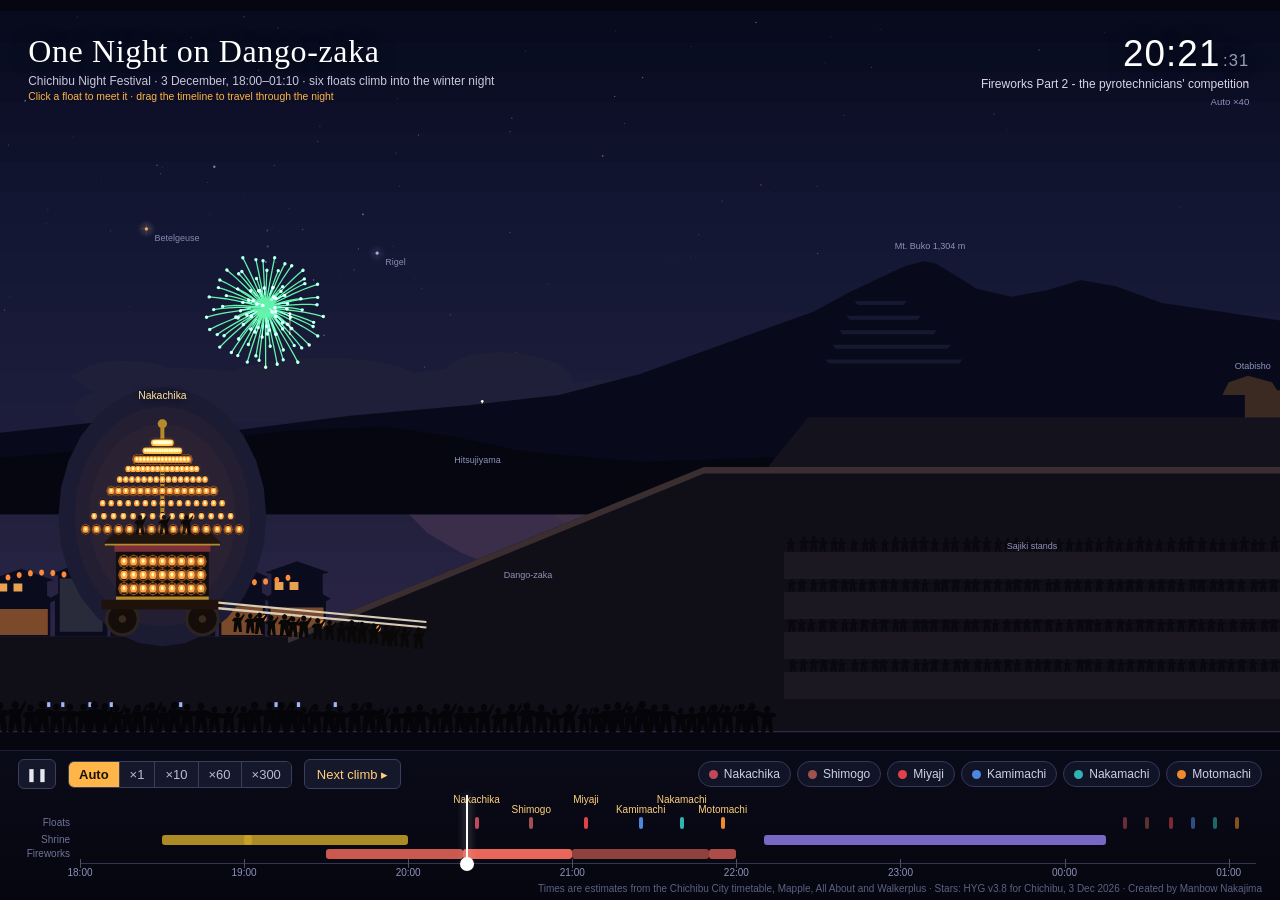
<file: one-night-on-dango-zaka/index.html>
<!DOCTYPE html>
<html lang="en">
<head>
<meta charset="utf-8">
<meta name="viewport" content="width=device-width, initial-scale=1">
<title>One Night on Dango-zaka - Chichibu Night Festival</title>
<link rel="stylesheet" href="src/styles.css">
</head>
<body>
<div id="app">
  <div id="stage">
    <div id="view">
      <canvas id="scene"></canvas>
      <header id="title">
        <h1>One Night on Dango-zaka</h1>
        <p class="sub">Chichibu Night Festival &middot; 3 December, 18:00&ndash;01:10 &middot; six floats climb into the winter night</p>
        <p class="hint">Click a float to meet it &middot; drag the timeline to travel through the night</p>
      </header>
      <div id="hud">
        <div id="clock">20:20</div>
        <div id="caption"></div>
        <div id="speedBadge"></div>
      </div>
      <aside id="card" aria-hidden="true">
        <button id="cardClose" title="Close (Esc)" aria-label="Close">&times;</button>
        <div class="kicker" id="cardKicker"></div>
        <h2 id="cardName"></h2>
        <div id="cardStatus"></div>
        <dl id="cardFacts"></dl>
        <p id="cardDesc"></p>
        <p id="cardHigh"></p>
        <div class="cardBtns">
          <button id="cardClimb"></button>
          <button id="cardDescend"></button>
        </div>
      </aside>
      <div id="loading">Lighting the lanterns&hellip;</div>
    </div>
  </div>
  <footer id="bar">
    <div id="controls">
      <button id="play" title="Play / pause (Space)" aria-label="Play or pause">&#10074;&#10074;</button>
      <div id="speeds" role="group" aria-label="Speed">
        <button data-s="auto" class="on" title="Fast through the quiet hours, slow motion on the slope">Auto</button>
        <button data-s="1">&times;1</button>
        <button data-s="10">&times;10</button>
        <button data-s="60">&times;60</button>
        <button data-s="300">&times;300</button>
      </div>
      <button id="nextClimb" title="Jump to the next climb">Next climb &#9656;</button>
      <div id="chips" aria-label="Floats"></div>
    </div>
    <div id="timeline">
      <div id="tlTrack"></div>
      <div id="tlHead"><span></span></div>
      <div id="tlTip"></div>
    </div>
    <div id="credit">Times are estimates from the Chichibu City timetable, Mapple, All About and Walkerplus &middot; Stars: HYG v3.8 for Chichibu, 3 Dec 2026 &middot; Created by Manbow Nakajima</div>
  </footer>
</div>
<script src="src/app.js"></script>
</body>
</html>
</file>
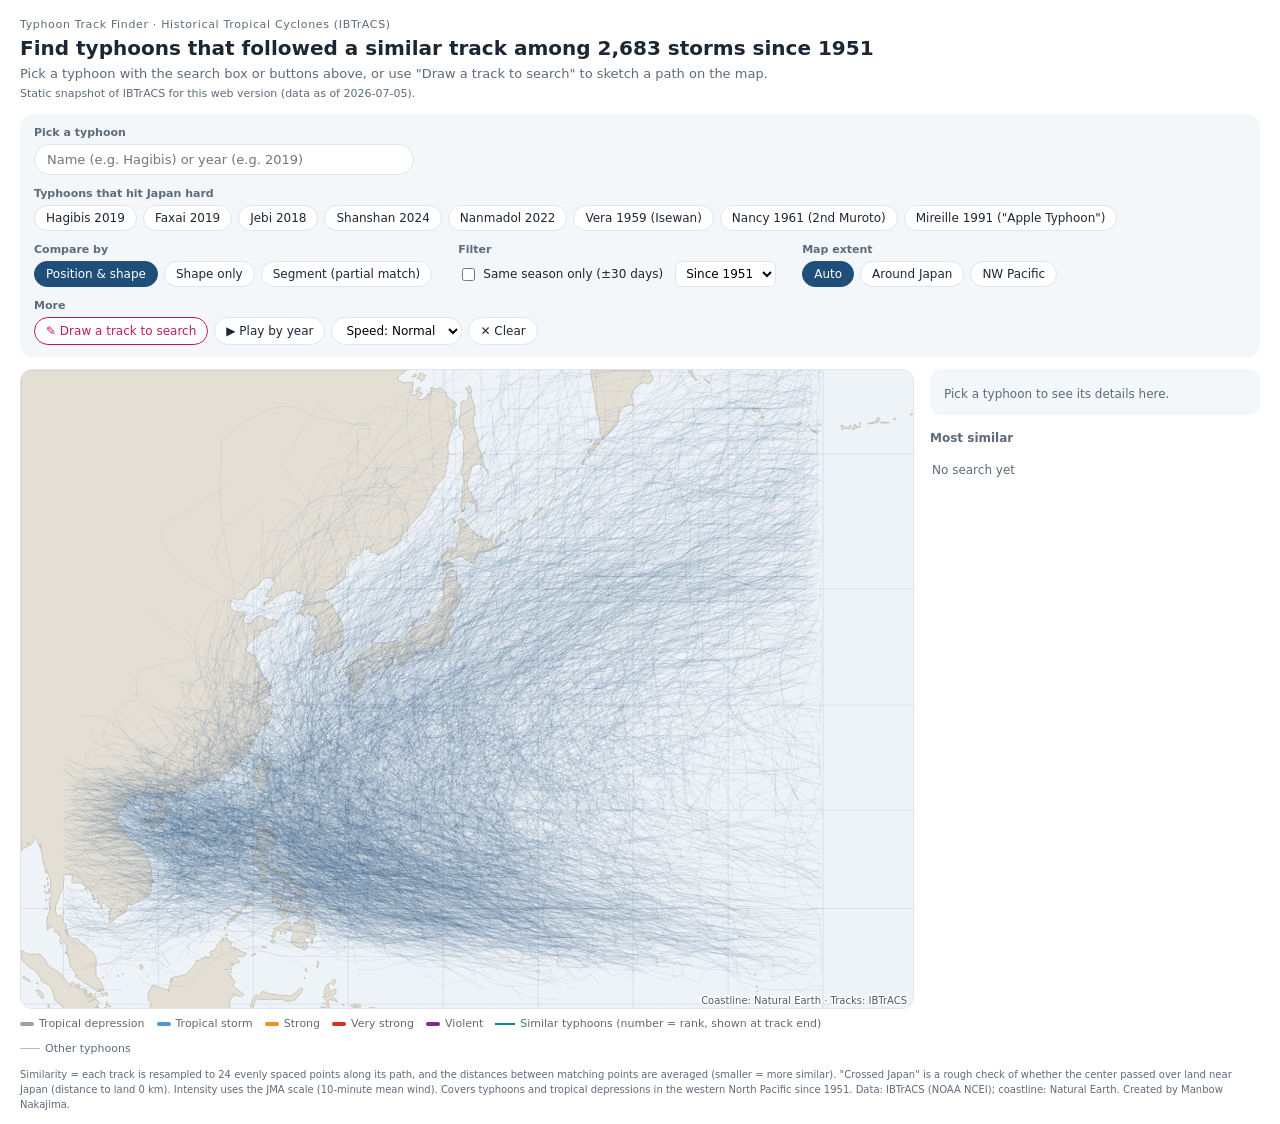
<file: typhoon-track-finder/index.html>
<!doctype html>
<html lang="en">
  <head>
    <meta charset="utf-8" />
    <meta name="viewport" content="width=device-width, initial-scale=1" />
    <title>Typhoon Track Finder</title>
    <link rel="stylesheet" href="src/styles.css" />
  </head>
  <body>
    <div id="app"></div>
    <!-- Bundled locally: d3 v7.9.0 (ISC), topojson-client v3.1.0 (ISC), world-atlas v2.0.2 land-50m (ISC; data: Natural Earth, public domain). -->
    <script src="src/d3.min.js"></script>
    <script src="src/topojson-client.min.js"></script>
    <script src="src/land-50m.js"></script>
    <script src="src/app.js"></script>
  </body>
</html>
</file>
<file: one-night-on-dango-zaka/src/styles.css>
* { box-sizing: border-box; }
html, body { margin: 0; height: 100%; background: #05060f; color: #e8e6f2;
  font-family: "Avenir Next", "Segoe UI", "Helvetica Neue", Arial, sans-serif; overflow: hidden; }
button { font: inherit; color: inherit; cursor: pointer; }

#app { display: flex; flex-direction: column; height: 100%; }
#stage { position: relative; flex: 1 1 auto; min-height: 0; }
#view { position: absolute; overflow: hidden; }
#scene { position: absolute; inset: 0; width: 100%; height: 100%; display: block; }

/* ---------- title + HUD */
#title { position: absolute; left: 2.2%; top: 3%; pointer-events: none; max-width: 62%; }
#title h1 { margin: 0; font-family: "Hoefler Text", Georgia, "Times New Roman", serif; font-weight: 400;
  font-size: calc(var(--u) * 40px); letter-spacing: .02em; color: #fff; text-shadow: 0 2px 18px rgba(0,0,0,.6); }
#title .sub { margin: .35em 0 0; font-size: calc(var(--u) * 15px); color: #c8c8d8; }
#title .hint { margin: .3em 0 0; font-size: calc(var(--u) * 13px); color: #ffb547; }

#hud { position: absolute; right: 2.4%; top: 3%; text-align: right; pointer-events: none; }
#clock { font-size: calc(var(--u) * 46px); font-weight: 300; color: #fff; letter-spacing: .03em;
  font-variant-numeric: tabular-nums; text-shadow: 0 2px 18px rgba(0,0,0,.6); }
#clock small { font-size: .45em; color: #9a9db8; margin-left: .15em; }
#caption { font-size: calc(var(--u) * 15px); color: #d8d4e8; margin-top: .2em; max-width: calc(var(--u) * 460px); margin-left: auto; }
#caption b { color: #ffcf7a; font-weight: 600; }
#speedBadge { margin-top: .5em; font-size: calc(var(--u) * 12px); color: #8e93b8; }
#speedBadge.slow { color: #ffb547; }

/* ---------- float card */
#card { position: absolute; top: 15%; right: 2.4%; width: calc(var(--u) * 360px); max-height: 78%;
  overflow: auto; padding: calc(var(--u) * 22px) calc(var(--u) * 24px);
  background: rgba(14, 12, 28, .86); border: 1px solid rgba(255, 181, 71, .35); border-radius: 10px;
  box-shadow: 0 10px 40px rgba(0,0,0,.5); backdrop-filter: blur(6px);
  font-size: calc(var(--u) * 14px); line-height: 1.5;
  transform: translateX(115%); opacity: 0; transition: transform .45s cubic-bezier(.2,.8,.2,1), opacity .35s; }
#card.open { transform: none; opacity: 1; }
#card .kicker { text-transform: uppercase; letter-spacing: .12em; font-size: .78em; color: #ffb547; }
#card h2 { margin: .15em 0 .2em; font-family: "Hoefler Text", Georgia, serif; font-weight: 400; font-size: 1.9em; color: #fff; }
#cardStatus { font-size: .9em; color: #9fe0c0; margin-bottom: .7em; }
#cardFacts { display: grid; grid-template-columns: auto 1fr; gap: .2em .9em; margin: 0 0 .8em; font-size: .92em; }
#cardFacts dt { color: #8e93b8; } #cardFacts dd { margin: 0; color: #e8e6f2; }
#cardDesc { margin: .2em 0 .6em; color: #d8d4e8; }
#cardHigh { margin: 0 0 1em; color: #ffe3a3; font-style: italic; }
.cardBtns { display: flex; gap: .6em; flex-wrap: wrap; }
.cardBtns button { background: rgba(255,181,71,.12); border: 1px solid rgba(255,181,71,.5); border-radius: 6px;
  padding: .35em .8em; font-size: .9em; }
.cardBtns button:hover { background: rgba(255,181,71,.28); }
#cardClose { position: absolute; top: .4em; right: .5em; background: none; border: 0; font-size: 1.6em; color: #9a9db8; line-height: 1; }
#cardClose:hover { color: #fff; }

#loading { position: absolute; inset: 0; display: flex; align-items: center; justify-content: center;
  background: #05060f; color: #ffb547; font-size: 18px; letter-spacing: .05em; transition: opacity .6s; }
#loading.hide { opacity: 0; pointer-events: none; }
#loading.err { color: #ff7a6b; }

/* ---------- bottom bar */
#bar { flex: 0 0 auto; padding: 8px 18px 6px; background: linear-gradient(#0a0b18, #05060f); border-top: 1px solid #1c1e33; }
#controls { display: flex; align-items: center; gap: 12px; flex-wrap: wrap; }
#play { width: 38px; height: 30px; border-radius: 6px; border: 1px solid #3a3e5c; background: #15172a; font-size: 13px; }
#play:hover, #nextClimb:hover { background: #22253f; }
#speeds { display: flex; border: 1px solid #3a3e5c; border-radius: 6px; overflow: hidden; }
#speeds button { background: #15172a; border: 0; border-right: 1px solid #3a3e5c; padding: 5px 10px; font-size: 13px; color: #b9bcd6; }
#speeds button:last-child { border-right: 0; }
#speeds button.on { background: #ffb547; color: #1a1206; font-weight: 600; }
#nextClimb { height: 30px; border-radius: 6px; border: 1px solid #3a3e5c; background: #15172a; padding: 0 12px; font-size: 13px; color: #ffcf7a; }
#chips { display: flex; gap: 6px; margin-left: auto; flex-wrap: wrap; }
#chips button { display: flex; align-items: center; gap: 6px; height: 26px; padding: 0 10px; border-radius: 13px;
  border: 1px solid #34375a; background: #111326; font-size: 12px; color: #cfd0e4; }
#chips button i { width: 9px; height: 9px; border-radius: 50%; display: inline-block; }
#chips button.sel { border-color: #ffb547; color: #fff; background: #241c12; }

#timeline { position: relative; height: 84px; margin: 6px 6px 0 62px; cursor: pointer; touch-action: none; user-select: none; }
#tlTrack { position: absolute; inset: 0; }
.tl-lane { position: absolute; left: 0; right: 0; height: 12px; }
.tl-seg { position: absolute; top: 0; height: 100%; border-radius: 3px; opacity: .85; }
.tl-mark { position: absolute; width: 4px; height: 12px; border-radius: 2px; transform: translateX(-2px); }
.tl-mark.desc { opacity: .55; }
.tl-mlabel { position: absolute; font-size: 10px; line-height: 10px; color: #ffcf7a; transform: translateX(-50%); white-space: nowrap; }
.tl-axis { position: absolute; left: 0; right: 0; top: 68px; height: 1px; background: #33364f; }
.tl-tick { position: absolute; top: 64px; width: 1px; height: 9px; background: #4a4f6a; }
.tl-tlabel { position: absolute; top: 72px; font-size: 10px; color: #8e93b8; transform: translateX(-50%); }
.tl-lname { position: absolute; left: -4px; top: 0; font-size: 10px; line-height: 12px; color: #6f7397; transform: translateX(-100%); padding-right: 6px; }
#tlHead { position: absolute; top: 0; bottom: 14px; width: 2px; background: #fff; transform: translateX(-1px); pointer-events: none;
  box-shadow: 0 0 8px rgba(255,255,255,.6); }
#tlHead span { position: absolute; bottom: -6px; left: -6px; width: 14px; height: 14px; border-radius: 50%; background: #fff; }
#tlTip { position: absolute; top: -24px; padding: 3px 8px; border-radius: 4px; background: #1d2036; border: 1px solid #3a3e5c;
  font-size: 11px; white-space: nowrap; transform: translateX(-50%); pointer-events: none; opacity: 0; transition: opacity .15s; }
#tlTip.on { opacity: 1; }
#credit { margin-top: 4px; font-size: 10px; color: #5d6183; text-align: right; }

#title { transition: opacity .4s; }
#view.zoomed #title { opacity: 0; }

#hud { transition: background .4s; border-radius: 8px; }
#view.zoomed #hud { background: rgba(5,6,15,.6); padding: 4px 12px 8px; }
</file>
<file: typhoon-track-finder/src/styles.css>
:root {
  --ink: #1d2733;
  --muted: #5d6b7a;
  --line: #dfe5eb;
  --bg: #ffffff;
  --card: #f4f7fa;
  --accent: #1f4e79;
  --match: #0f8b8d;
  --drawn: #c2185b;
}

* { box-sizing: border-box; }

body {
  margin: 0;
  font-family: system-ui, -apple-system, "Segoe UI", "Helvetica Neue", Arial, sans-serif;
  color: var(--ink);
  background: var(--bg);
}

#app { padding: 18px 20px 12px; position: relative; }

.eyebrow { margin: 0 0 4px; font-size: 11px; letter-spacing: 0.06em; color: var(--muted); }
.headline { margin: 0; font-size: 20px; line-height: 1.35; font-weight: 700; }
.sub { margin: 4px 0 0; font-size: 13px; color: var(--muted); }

.controls {
  margin: 14px 0 12px;
  padding: 12px 14px;
  background: var(--card);
  border-radius: 12px;
  display: flex;
  flex-direction: column;
  gap: 12px;
}
.ctl { display: flex; flex-direction: column; gap: 5px; }
.ctl-row { display: flex; flex-wrap: wrap; gap: 12px 26px; }
.ctl-label { font-size: 11px; color: var(--muted); font-weight: 700; }
.inline { display: flex; align-items: center; gap: 12px; flex-wrap: wrap; font-size: 12px; }
.check { display: inline-flex; align-items: center; gap: 5px; cursor: pointer; }
select { font: inherit; font-size: 12px; padding: 4px 6px; border: 1px solid var(--line); border-radius: 6px; background: #fff; }

.search-wrap { position: relative; max-width: 380px; }
.search { font: inherit; font-size: 13px; padding: 7px 12px; border: 1px solid var(--line); border-radius: 999px; width: 100%; background: #fff; }
.sugg {
  position: absolute; top: 100%; left: 0; right: 0; z-index: 10;
  list-style: none; margin: 4px 0 0; padding: 0;
  background: #fff; border: 1px solid var(--line); border-radius: 10px;
  box-shadow: 0 6px 20px rgba(20, 40, 60, 0.12);
  max-height: 320px; overflow-y: auto;
}
.sugg:empty { display: none; }
.sugg li { padding: 7px 12px; cursor: pointer; display: flex; justify-content: space-between; gap: 10px; font-size: 12px; border-bottom: 1px solid #f0f3f6; }
.sugg li:hover { background: #f1f6fb; }
.sugg li.none { color: var(--muted); cursor: default; }
.sg-name { font-weight: 700; }
.sg-meta { color: var(--muted); white-space: nowrap; }

.toggle { display: flex; flex-wrap: wrap; gap: 6px; }
button {
  font: inherit;
  font-size: 12px;
  padding: 5px 11px;
  border: 1px solid var(--line);
  border-radius: 999px;
  background: var(--bg);
  color: var(--ink);
  cursor: pointer;
}
button:hover { border-color: var(--accent); }
.toggle button.on { background: var(--accent); border-color: var(--accent); color: #fff; }
button.accent { border-color: var(--drawn); color: var(--drawn); }
button.accent.on { background: var(--drawn); color: #fff; }
button.small { font-size: 11px; padding: 4px 10px; margin-top: 8px; }

.grid { display: grid; grid-template-columns: minmax(0, 1fr) 330px; gap: 16px; }

.map { position: relative; border: 1px solid var(--line); border-radius: 12px; overflow: hidden; background: #eef3f7; }
.map canvas, .map svg { position: absolute; left: 0; top: 0; }
.map.drawing svg { cursor: crosshair; touch-action: none; }
.attrib { font-size: 10px; fill: #556; paint-order: stroke; stroke: rgba(255,255,255,0.85); stroke-width: 3px; }
.year-label { font-size: 28px; font-weight: 800; fill: rgba(29, 39, 51, 0.75); paint-order: stroke; stroke: #fff; stroke-width: 4px; }

.match path { fill: none; }
.m-full { stroke: var(--match); stroke-width: 1.6; opacity: 0.55; }
.m-part { stroke: var(--match); stroke-width: 4; opacity: 0.9; stroke-linecap: round; }
.m-end { fill: #fff; stroke: var(--match); stroke-width: 1.5; }
.m-num { font-size: 10px; font-weight: 700; fill: var(--match); pointer-events: none; }
.match { cursor: pointer; }
.match.on .m-full { stroke-width: 3.2; opacity: 1; }
.match.on .m-end { fill: var(--match); }
.match.on .m-num { fill: #fff; }
.match.dim { opacity: 0.2; }
.q-halo { fill: none; stroke: #fff; stroke-width: 7; stroke-linejoin: round; stroke-linecap: round; }
.q-seg { stroke-width: 3.6; stroke-linecap: round; }
.q-start { fill: #fff; stroke: var(--ink); stroke-width: 2; }
.q-drawn { fill: none; stroke: var(--drawn); stroke-width: 3; stroke-dasharray: 6 4; stroke-linecap: round; stroke-linejoin: round; }
.play-track { fill: none; stroke-width: 2; opacity: 0.9; }

.legend { display: flex; flex-wrap: wrap; gap: 12px; margin-top: 8px; font-size: 11px; color: var(--muted); }
.lg-item { display: inline-flex; align-items: center; gap: 5px; }
.sw { display: inline-block; width: 14px; height: 4px; border-radius: 2px; }
.ln { display: inline-block; width: 20px; height: 0; }
.ln.match { border-top: 2px solid var(--match); }
.ln.all { border-top: 1px solid rgba(60, 90, 130, 0.4); }

.side { display: flex; flex-direction: column; gap: 10px; min-width: 0; }
.detail { background: var(--card); border-radius: 12px; padding: 12px 14px; }
.d-head { display: flex; align-items: center; gap: 8px; margin-bottom: 6px; }
.d-name { font-size: 16px; font-weight: 700; }
.tag { display: inline-block; font-size: 10px; font-weight: 700; padding: 2px 8px; border-radius: 999px; background: var(--ink); color: #fff; margin: 0; }
.tag.alt { background: var(--match); }
.facts { display: grid; grid-template-columns: 70px 1fr; gap: 3px 8px; margin: 0; font-size: 12px; }
.facts dt { color: var(--muted); }
.facts dd { margin: 0; }
.side-title { margin: 6px 0 0; font-size: 12px; color: var(--muted); }

.results { list-style: none; margin: 0; padding: 0; max-height: 470px; overflow-y: auto; }
.res {
  display: grid; grid-template-columns: 24px 1fr 86px; gap: 8px; align-items: center;
  padding: 7px 4px; border-bottom: 1px solid var(--line); cursor: pointer; border-radius: 6px;
}
.res:hover, .res.on { background: #e8f4f4; }
.rank { width: 22px; height: 22px; border-radius: 50%; border: 1.5px solid var(--match); color: var(--match); font-size: 11px; font-weight: 700; display: grid; place-items: center; }
.res.on .rank { background: var(--match); color: #fff; }
.r-mid { display: flex; flex-direction: column; min-width: 0; }
.r-name { font-size: 13px; font-weight: 700; overflow: hidden; text-overflow: ellipsis; white-space: nowrap; }
.r-meta { font-size: 10px; color: var(--muted); }
.r-gap { display: flex; flex-direction: column; align-items: flex-end; gap: 3px; }
.r-km { font-size: 11px; font-variant-numeric: tabular-nums; }
.gapbar { width: 80px; height: 5px; background: #e4e9ee; border-radius: 3px; overflow: hidden; }
.gapfill { display: block; height: 100%; background: var(--match); }
.empty { color: var(--muted); font-size: 12px; padding: 8px 2px; }

.toast {
  position: fixed; left: 50%; bottom: 24px; transform: translateX(-50%) translateY(20px);
  background: var(--ink); color: #fff; font-size: 12px; padding: 8px 14px; border-radius: 999px;
  opacity: 0; transition: all 0.2s; pointer-events: none;
}
.toast.show { opacity: 1; transform: translateX(-50%) translateY(0); }

.muted { color: var(--muted); font-size: 12px; margin: 4px 0 0; line-height: 1.5; }
.foot { margin: 12px 0 0; font-size: 10px; color: var(--muted); line-height: 1.5; }
.loading { max-width: 460px; color: var(--muted); font-size: 13px; }
.progress { height: 6px; background: #e4e9ee; border-radius: 3px; overflow: hidden; }
.progress-fill { height: 100%; width: 0; background: var(--accent); transition: width 0.3s; }
.error { color: #b00020; line-height: 1.6; }

@media (max-width: 820px) {
  .grid { grid-template-columns: 1fr; }
  .headline { font-size: 17px; }
}
.log { font-size: 11px; color: var(--muted); line-height: 1.6; padding-left: 18px; }
.data-note { margin: 6px 0 0; font-size: 11px; color: var(--muted); display: flex; flex-wrap: wrap; gap: 4px 10px; align-items: center; }
button.link { border: none; background: none; padding: 0; color: var(--accent); text-decoration: underline; font-size: 11px; }
.notice-box { margin: 10px 0; padding: 10px 14px; border: 1px solid #f0c9a0; background: #fffaf4; border-radius: 10px; font-size: 12px; line-height: 1.6; max-width: 720px; }
.notice-box p { margin: 0; }
.res.pending { opacity: 0.25; }
.play-track.behind { opacity: 0.45; }
.play-cat { stroke-width: 5; stroke-linecap: round; }
select.speed { border-radius: 999px; padding: 5px 10px; }
</file>
